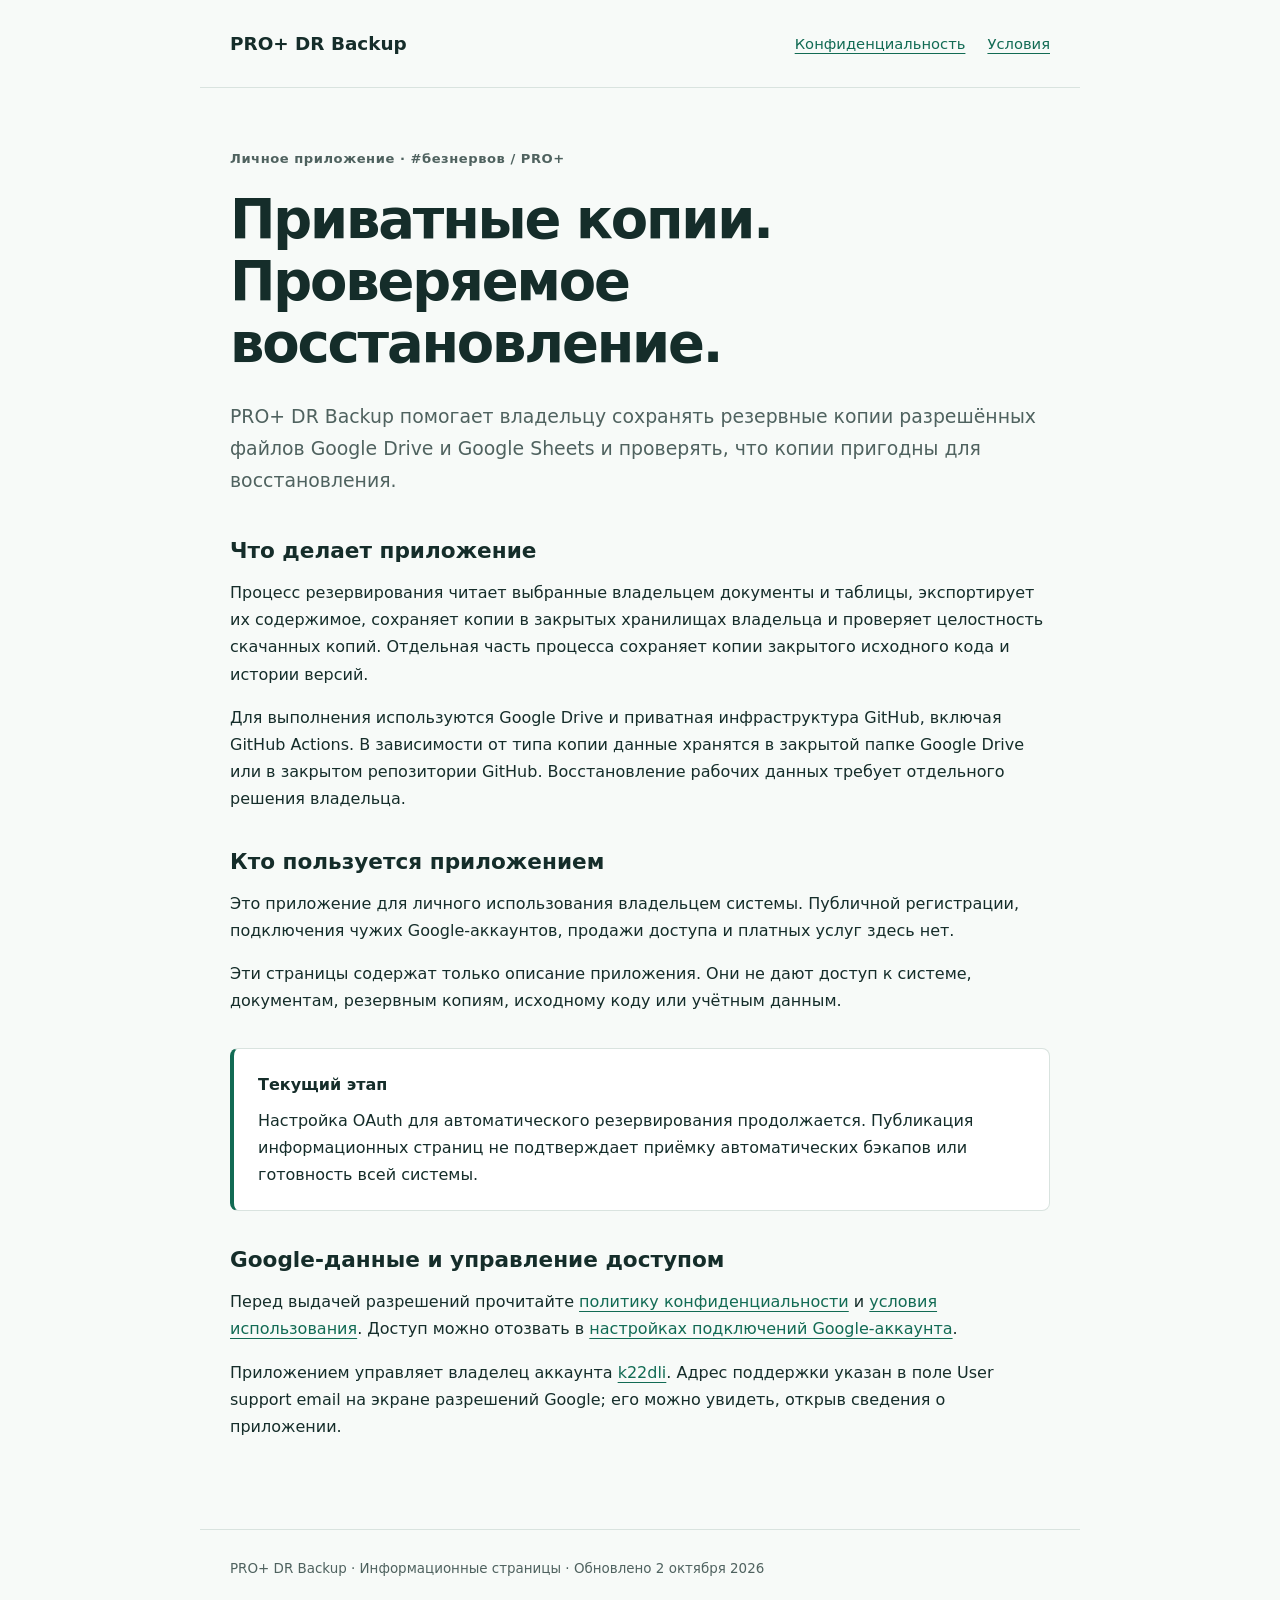
<file: index.html>
<!doctype html>
<html lang="ru">
<head>
  <meta charset="utf-8">
  <meta name="viewport" content="width=device-width, initial-scale=1">
  <meta name="description" content="PRO+ DR Backup — личное приложение владельца #безнервов / PRO+ для приватного резервирования и проверки восстановления.">
  <title>PRO+ DR Backup — личное резервирование</title>
  <link rel="stylesheet" href="/assets/style.css">
</head>
<body>
  <header><a class="brand" href="/">PRO+ DR Backup</a><nav aria-label="Основная навигация"><a href="/privacy/">Конфиденциальность</a><a href="/terms/">Условия</a></nav></header>
  <main>
    <p class="eyebrow">Личное приложение · #безнервов / PRO+</p>
    <h1>Приватные копии.<br>Проверяемое восстановление.</h1>
    <p class="lead">PRO+ DR Backup помогает владельцу сохранять резервные копии разрешённых файлов Google Drive и Google Sheets и проверять, что копии пригодны для восстановления.</p>
    <section><h2>Что делает приложение</h2>
      <p>Процесс резервирования читает выбранные владельцем документы и таблицы, экспортирует их содержимое, сохраняет копии в закрытых хранилищах владельца и проверяет целостность скачанных копий. Отдельная часть процесса сохраняет копии закрытого исходного кода и истории версий.</p>
      <p>Для выполнения используются Google Drive и приватная инфраструктура GitHub, включая GitHub Actions. В зависимости от типа копии данные хранятся в закрытой папке Google Drive или в закрытом репозитории GitHub. Восстановление рабочих данных требует отдельного решения владельца.</p>
    </section>
    <section><h2>Кто пользуется приложением</h2>
      <p>Это приложение для личного использования владельцем системы. Публичной регистрации, подключения чужих Google-аккаунтов, продажи доступа и платных услуг здесь нет.</p>
      <p>Эти страницы содержат только описание приложения. Они не дают доступ к системе, документам, резервным копиям, исходному коду или учётным данным.</p>
    </section>
    <aside><strong>Текущий этап</strong><p>Настройка OAuth для автоматического резервирования продолжается. Публикация информационных страниц не подтверждает приёмку автоматических бэкапов или готовность всей системы.</p></aside>
    <section><h2>Google-данные и управление доступом</h2>
      <p>Перед выдачей разрешений прочитайте <a href="/privacy/">политику конфиденциальности</a> и <a href="/terms/">условия использования</a>. Доступ можно отозвать в <a href="https://myaccount.google.com/connections">настройках подключений Google-аккаунта</a>.</p>
      <p>Приложением управляет владелец аккаунта <a href="https://github.com/k22dli">k22dli</a>. Адрес поддержки указан в поле <span lang="en">User support email</span> на экране разрешений Google; его можно увидеть, открыв сведения о приложении.</p>
    </section>
  </main>
  <footer>PRO+ DR Backup · Информационные страницы · Обновлено 2 октября 2026</footer>
</body>
</html>
</file>
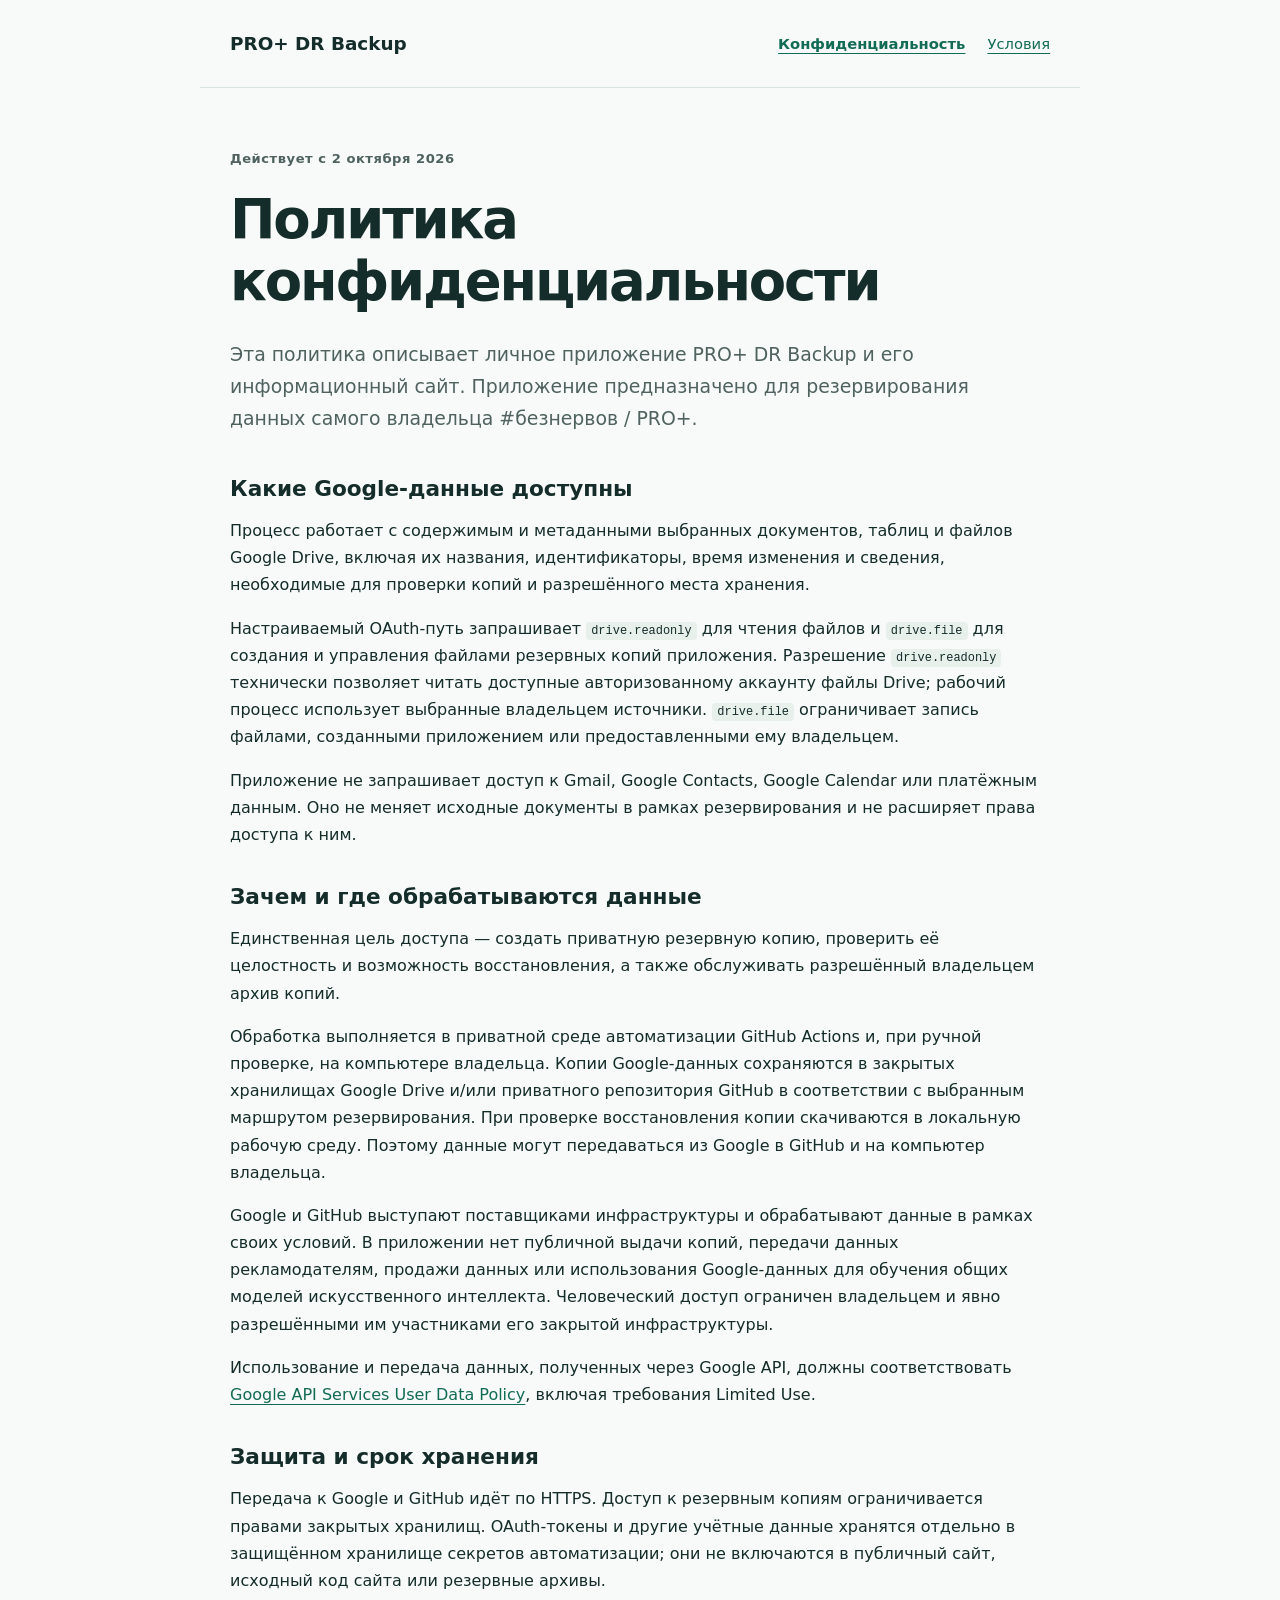
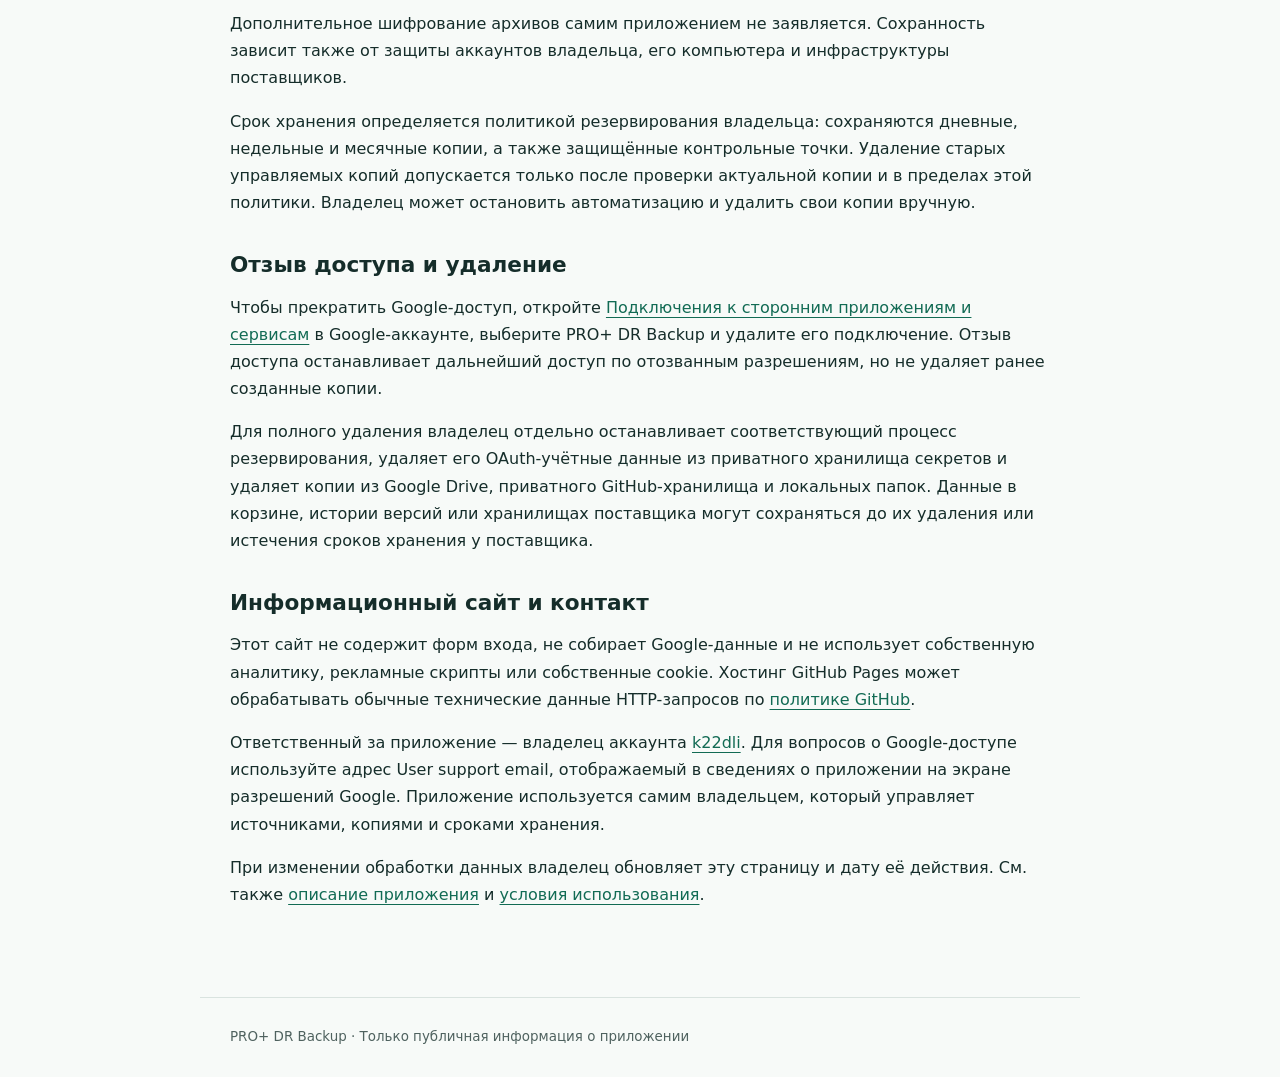
<file: privacy/index.html>
<!doctype html>
<html lang="ru">
<head>
  <meta charset="utf-8">
  <meta name="viewport" content="width=device-width, initial-scale=1">
  <meta name="description" content="Как личное приложение PRO+ DR Backup получает, использует, хранит и удаляет Google-данные.">
  <title>Политика конфиденциальности — PRO+ DR Backup</title>
  <link rel="stylesheet" href="/assets/style.css">
</head>
<body>
  <header><a class="brand" href="/">PRO+ DR Backup</a><nav aria-label="Основная навигация"><a href="/privacy/" aria-current="page">Конфиденциальность</a><a href="/terms/">Условия</a></nav></header>
  <main>
    <p class="eyebrow">Действует с 2 октября 2026</p>
    <h1>Политика конфиденциальности</h1>
    <p class="lead">Эта политика описывает личное приложение PRO+ DR Backup и его информационный сайт. Приложение предназначено для резервирования данных самого владельца #безнервов / PRO+.</p>
    <section><h2>Какие Google-данные доступны</h2>
      <p>Процесс работает с содержимым и метаданными выбранных документов, таблиц и файлов Google Drive, включая их названия, идентификаторы, время изменения и сведения, необходимые для проверки копий и разрешённого места хранения.</p>
      <p>Настраиваемый OAuth-путь запрашивает <code>drive.readonly</code> для чтения файлов и <code>drive.file</code> для создания и управления файлами резервных копий приложения. Разрешение <code>drive.readonly</code> технически позволяет читать доступные авторизованному аккаунту файлы Drive; рабочий процесс использует выбранные владельцем источники. <code>drive.file</code> ограничивает запись файлами, созданными приложением или предоставленными ему владельцем.</p>
      <p>Приложение не запрашивает доступ к Gmail, Google Contacts, Google Calendar или платёжным данным. Оно не меняет исходные документы в рамках резервирования и не расширяет права доступа к ним.</p>
    </section>
    <section><h2>Зачем и где обрабатываются данные</h2>
      <p>Единственная цель доступа — создать приватную резервную копию, проверить её целостность и возможность восстановления, а также обслуживать разрешённый владельцем архив копий.</p>
      <p>Обработка выполняется в приватной среде автоматизации GitHub Actions и, при ручной проверке, на компьютере владельца. Копии Google-данных сохраняются в закрытых хранилищах Google Drive и/или приватного репозитория GitHub в соответствии с выбранным маршрутом резервирования. При проверке восстановления копии скачиваются в локальную рабочую среду. Поэтому данные могут передаваться из Google в GitHub и на компьютер владельца.</p>
      <p>Google и GitHub выступают поставщиками инфраструктуры и обрабатывают данные в рамках своих условий. В приложении нет публичной выдачи копий, передачи данных рекламодателям, продажи данных или использования Google-данных для обучения общих моделей искусственного интеллекта. Человеческий доступ ограничен владельцем и явно разрешёнными им участниками его закрытой инфраструктуры.</p>
      <p>Использование и передача данных, полученных через Google API, должны соответствовать <a href="https://developers.google.com/terms/api-services-user-data-policy">Google API Services User Data Policy</a>, включая требования <span lang="en">Limited Use</span>.</p>
    </section>
    <section><h2>Защита и срок хранения</h2>
      <p>Передача к Google и GitHub идёт по HTTPS. Доступ к резервным копиям ограничивается правами закрытых хранилищ. OAuth-токены и другие учётные данные хранятся отдельно в защищённом хранилище секретов автоматизации; они не включаются в публичный сайт, исходный код сайта или резервные архивы.</p>
      <p>Дополнительное шифрование архивов самим приложением не заявляется. Сохранность зависит также от защиты аккаунтов владельца, его компьютера и инфраструктуры поставщиков.</p>
      <p>Срок хранения определяется политикой резервирования владельца: сохраняются дневные, недельные и месячные копии, а также защищённые контрольные точки. Удаление старых управляемых копий допускается только после проверки актуальной копии и в пределах этой политики. Владелец может остановить автоматизацию и удалить свои копии вручную.</p>
    </section>
    <section><h2>Отзыв доступа и удаление</h2>
      <p>Чтобы прекратить Google-доступ, откройте <a href="https://myaccount.google.com/connections">Подключения к сторонним приложениям и сервисам</a> в Google-аккаунте, выберите PRO+ DR Backup и удалите его подключение. Отзыв доступа останавливает дальнейший доступ по отозванным разрешениям, но не удаляет ранее созданные копии.</p>
      <p>Для полного удаления владелец отдельно останавливает соответствующий процесс резервирования, удаляет его OAuth-учётные данные из приватного хранилища секретов и удаляет копии из Google Drive, приватного GitHub-хранилища и локальных папок. Данные в корзине, истории версий или хранилищах поставщика могут сохраняться до их удаления или истечения сроков хранения у поставщика.</p>
    </section>
    <section><h2>Информационный сайт и контакт</h2>
      <p>Этот сайт не содержит форм входа, не собирает Google-данные и не использует собственную аналитику, рекламные скрипты или собственные cookie. Хостинг GitHub Pages может обрабатывать обычные технические данные HTTP-запросов по <a href="https://docs.github.com/en/site-policy/privacy-policies/github-general-privacy-statement">политике GitHub</a>.</p>
      <p>Ответственный за приложение — владелец аккаунта <a href="https://github.com/k22dli">k22dli</a>. Для вопросов о Google-доступе используйте адрес <span lang="en">User support email</span>, отображаемый в сведениях о приложении на экране разрешений Google. Приложение используется самим владельцем, который управляет источниками, копиями и сроками хранения.</p>
      <p>При изменении обработки данных владелец обновляет эту страницу и дату её действия. См. также <a href="/">описание приложения</a> и <a href="/terms/">условия использования</a>.</p>
    </section>
  </main>
  <footer>PRO+ DR Backup · Только публичная информация о приложении</footer>
</body>
</html>
</file>
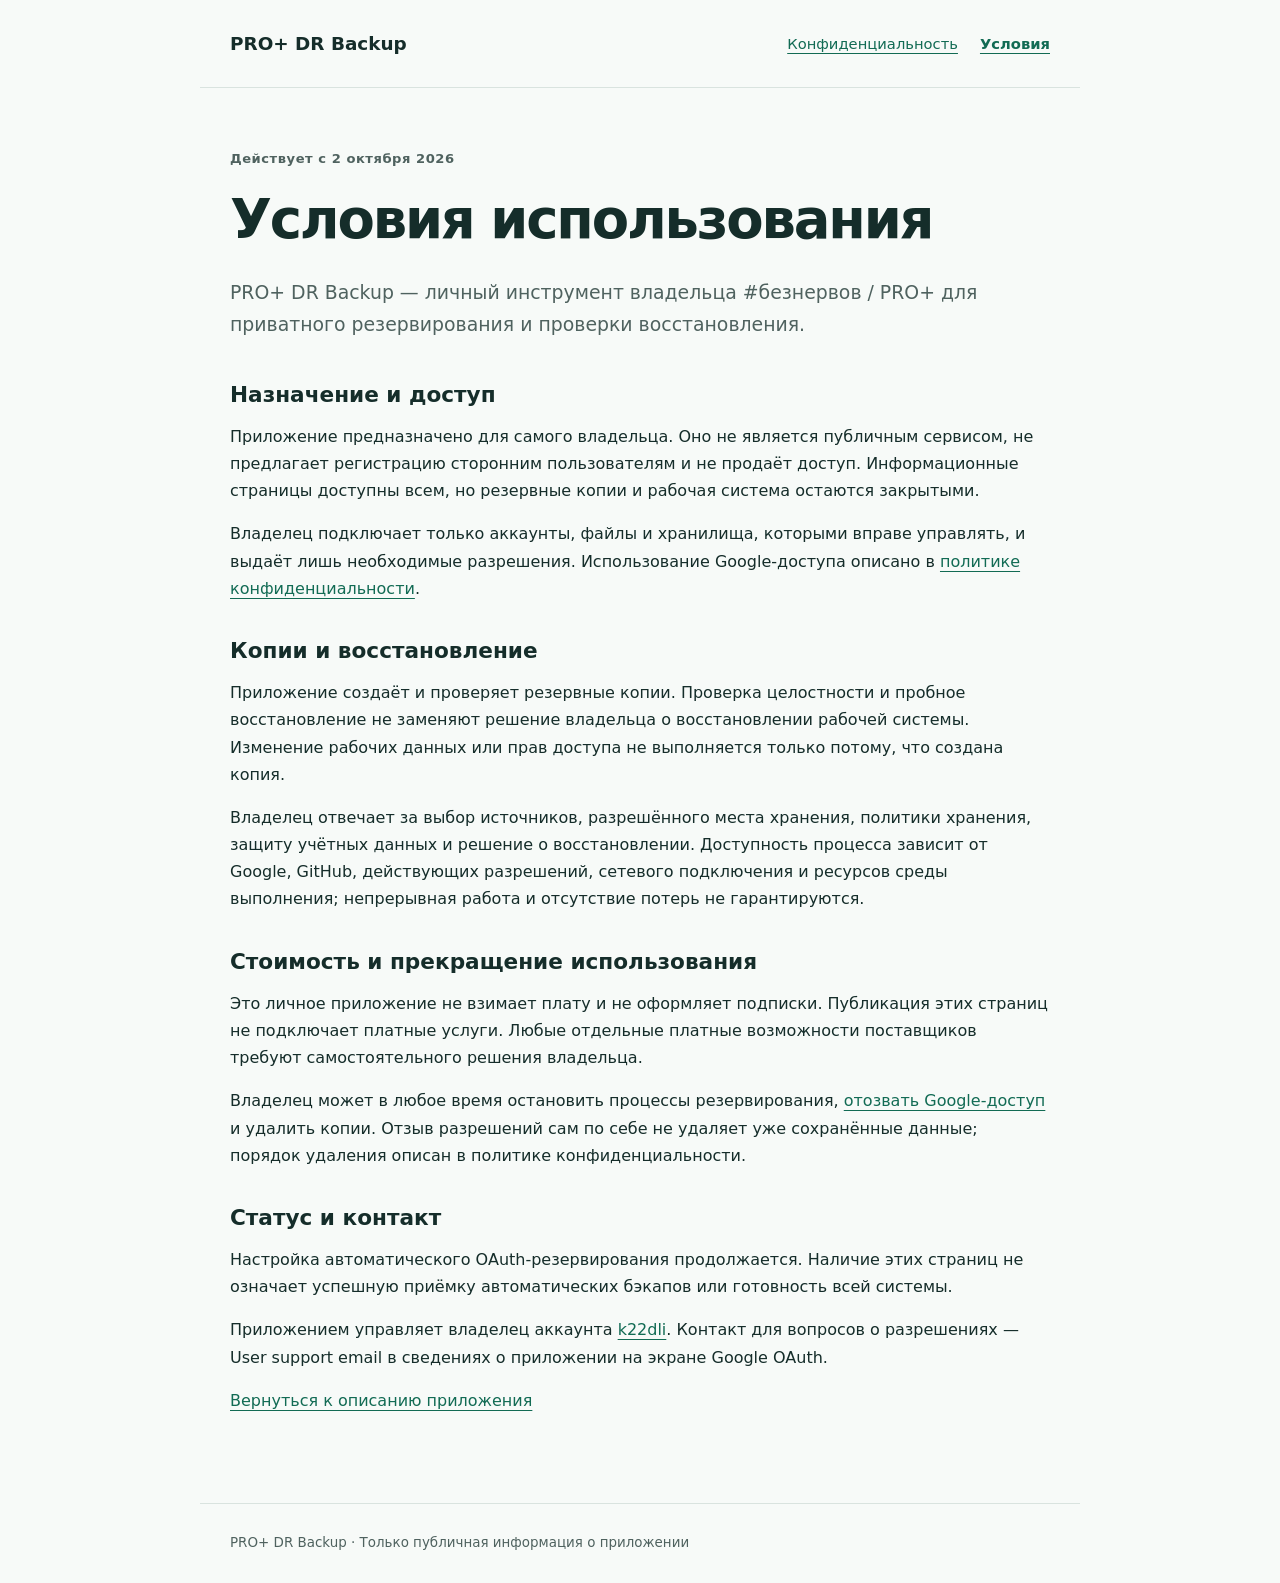
<file: terms/index.html>
<!doctype html>
<html lang="ru">
<head>
  <meta charset="utf-8">
  <meta name="viewport" content="width=device-width, initial-scale=1">
  <meta name="description" content="Условия личного использования PRO+ DR Backup владельцем #безнервов / PRO+.">
  <title>Условия использования — PRO+ DR Backup</title>
  <link rel="stylesheet" href="/assets/style.css">
</head>
<body>
  <header><a class="brand" href="/">PRO+ DR Backup</a><nav aria-label="Основная навигация"><a href="/privacy/">Конфиденциальность</a><a href="/terms/" aria-current="page">Условия</a></nav></header>
  <main>
    <p class="eyebrow">Действует с 2 октября 2026</p>
    <h1>Условия использования</h1>
    <p class="lead">PRO+ DR Backup — личный инструмент владельца #безнервов / PRO+ для приватного резервирования и проверки восстановления.</p>
    <section><h2>Назначение и доступ</h2>
      <p>Приложение предназначено для самого владельца. Оно не является публичным сервисом, не предлагает регистрацию сторонним пользователям и не продаёт доступ. Информационные страницы доступны всем, но резервные копии и рабочая система остаются закрытыми.</p>
      <p>Владелец подключает только аккаунты, файлы и хранилища, которыми вправе управлять, и выдаёт лишь необходимые разрешения. Использование Google-доступа описано в <a href="/privacy/">политике конфиденциальности</a>.</p>
    </section>
    <section><h2>Копии и восстановление</h2>
      <p>Приложение создаёт и проверяет резервные копии. Проверка целостности и пробное восстановление не заменяют решение владельца о восстановлении рабочей системы. Изменение рабочих данных или прав доступа не выполняется только потому, что создана копия.</p>
      <p>Владелец отвечает за выбор источников, разрешённого места хранения, политики хранения, защиту учётных данных и решение о восстановлении. Доступность процесса зависит от Google, GitHub, действующих разрешений, сетевого подключения и ресурсов среды выполнения; непрерывная работа и отсутствие потерь не гарантируются.</p>
    </section>
    <section><h2>Стоимость и прекращение использования</h2>
      <p>Это личное приложение не взимает плату и не оформляет подписки. Публикация этих страниц не подключает платные услуги. Любые отдельные платные возможности поставщиков требуют самостоятельного решения владельца.</p>
      <p>Владелец может в любое время остановить процессы резервирования, <a href="https://myaccount.google.com/connections">отозвать Google-доступ</a> и удалить копии. Отзыв разрешений сам по себе не удаляет уже сохранённые данные; порядок удаления описан в политике конфиденциальности.</p>
    </section>
    <section><h2>Статус и контакт</h2>
      <p>Настройка автоматического OAuth-резервирования продолжается. Наличие этих страниц не означает успешную приёмку автоматических бэкапов или готовность всей системы.</p>
      <p>Приложением управляет владелец аккаунта <a href="https://github.com/k22dli">k22dli</a>. Контакт для вопросов о разрешениях — <span lang="en">User support email</span> в сведениях о приложении на экране Google OAuth.</p>
      <p><a href="/">Вернуться к описанию приложения</a></p>
    </section>
  </main>
  <footer>PRO+ DR Backup · Только публичная информация о приложении</footer>
</body>
</html>
</file>
<file: assets/style.css>
:root{color-scheme:light;--ink:#152d2a;--muted:#4f625f;--line:#d9e3df;--accent:#126b54;--paper:#f7faf8;font-family:system-ui,-apple-system,"Segoe UI",sans-serif}
*{box-sizing:border-box}body{margin:0;background:var(--paper);color:var(--ink);line-height:1.7}header,main,footer{max-width:880px;margin:auto;padding:28px 30px}header{display:flex;align-items:center;justify-content:space-between;gap:20px;border-bottom:1px solid var(--line)}.brand{font-size:1.15rem;font-weight:750;text-decoration:none;color:var(--ink)}nav{display:flex;gap:22px;flex-wrap:wrap;font-size:.92rem}a{color:var(--accent);text-underline-offset:4px}a:focus-visible{outline:3px solid var(--accent);outline-offset:4px}main{padding-top:60px;padding-bottom:55px}h1{font-size:clamp(2rem,5vw,3.4rem);line-height:1.14;letter-spacing:-.04em;margin:18px 0 25px}h2{font-size:1.35rem;line-height:1.35;margin:0 0 14px}p{margin:0 0 16px}.eyebrow{font-size:.82rem;font-weight:650;letter-spacing:.04em;color:var(--muted)}.lead{font-size:1.18rem;color:var(--muted);margin-bottom:40px}section{margin:34px 0}aside{padding:22px 24px;border:1px solid var(--line);border-left:4px solid var(--accent);border-radius:8px;background:#fff}aside p{margin:8px 0 0}code{font-size:.92em;overflow-wrap:anywhere;background:#e8f0ec;padding:2px 5px;border-radius:4px}footer{border-top:1px solid var(--line);color:var(--muted);font-size:.84rem}nav [aria-current=page]{font-weight:700}@media(max-width:600px){header{align-items:flex-start;flex-direction:column;gap:14px}header,main,footer{padding-left:22px;padding-right:22px}main{padding-top:38px}h1{font-size:2.25rem}nav{gap:18px}.lead{font-size:1.07rem}}
</file>
